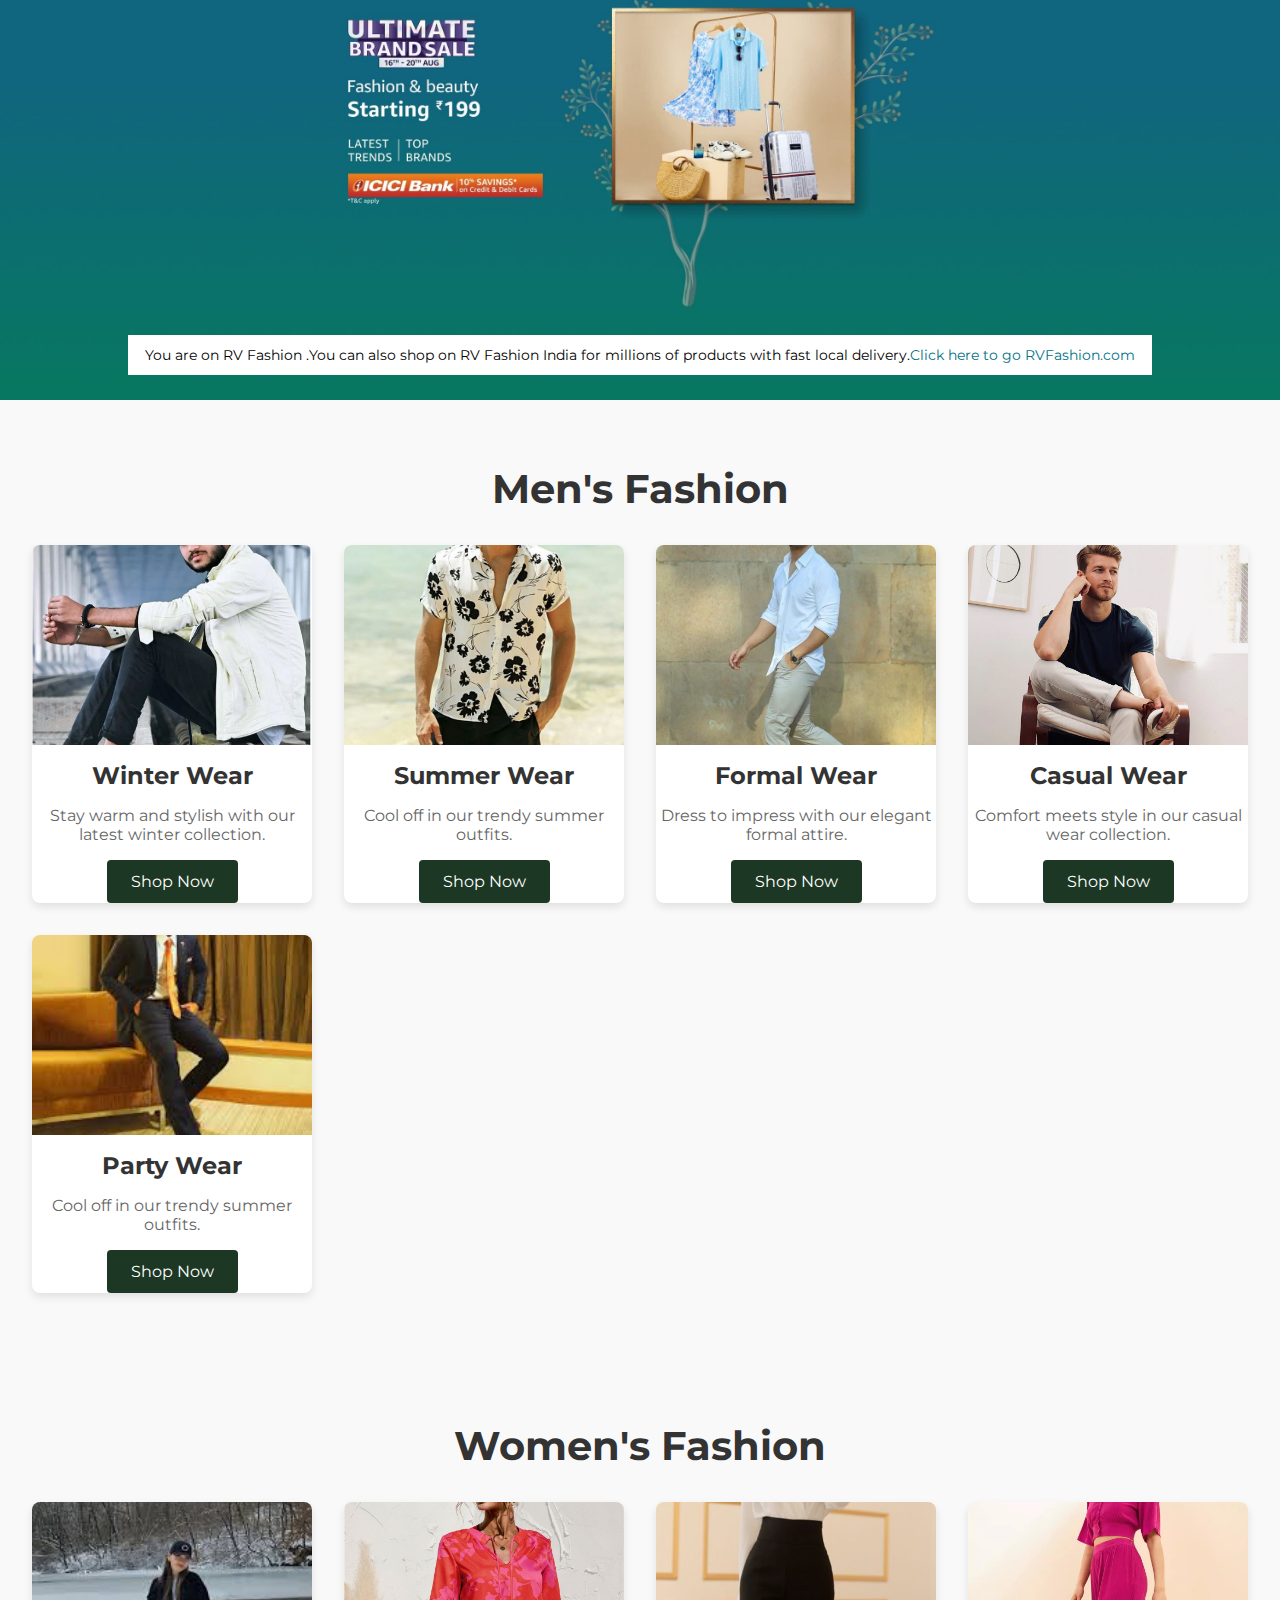
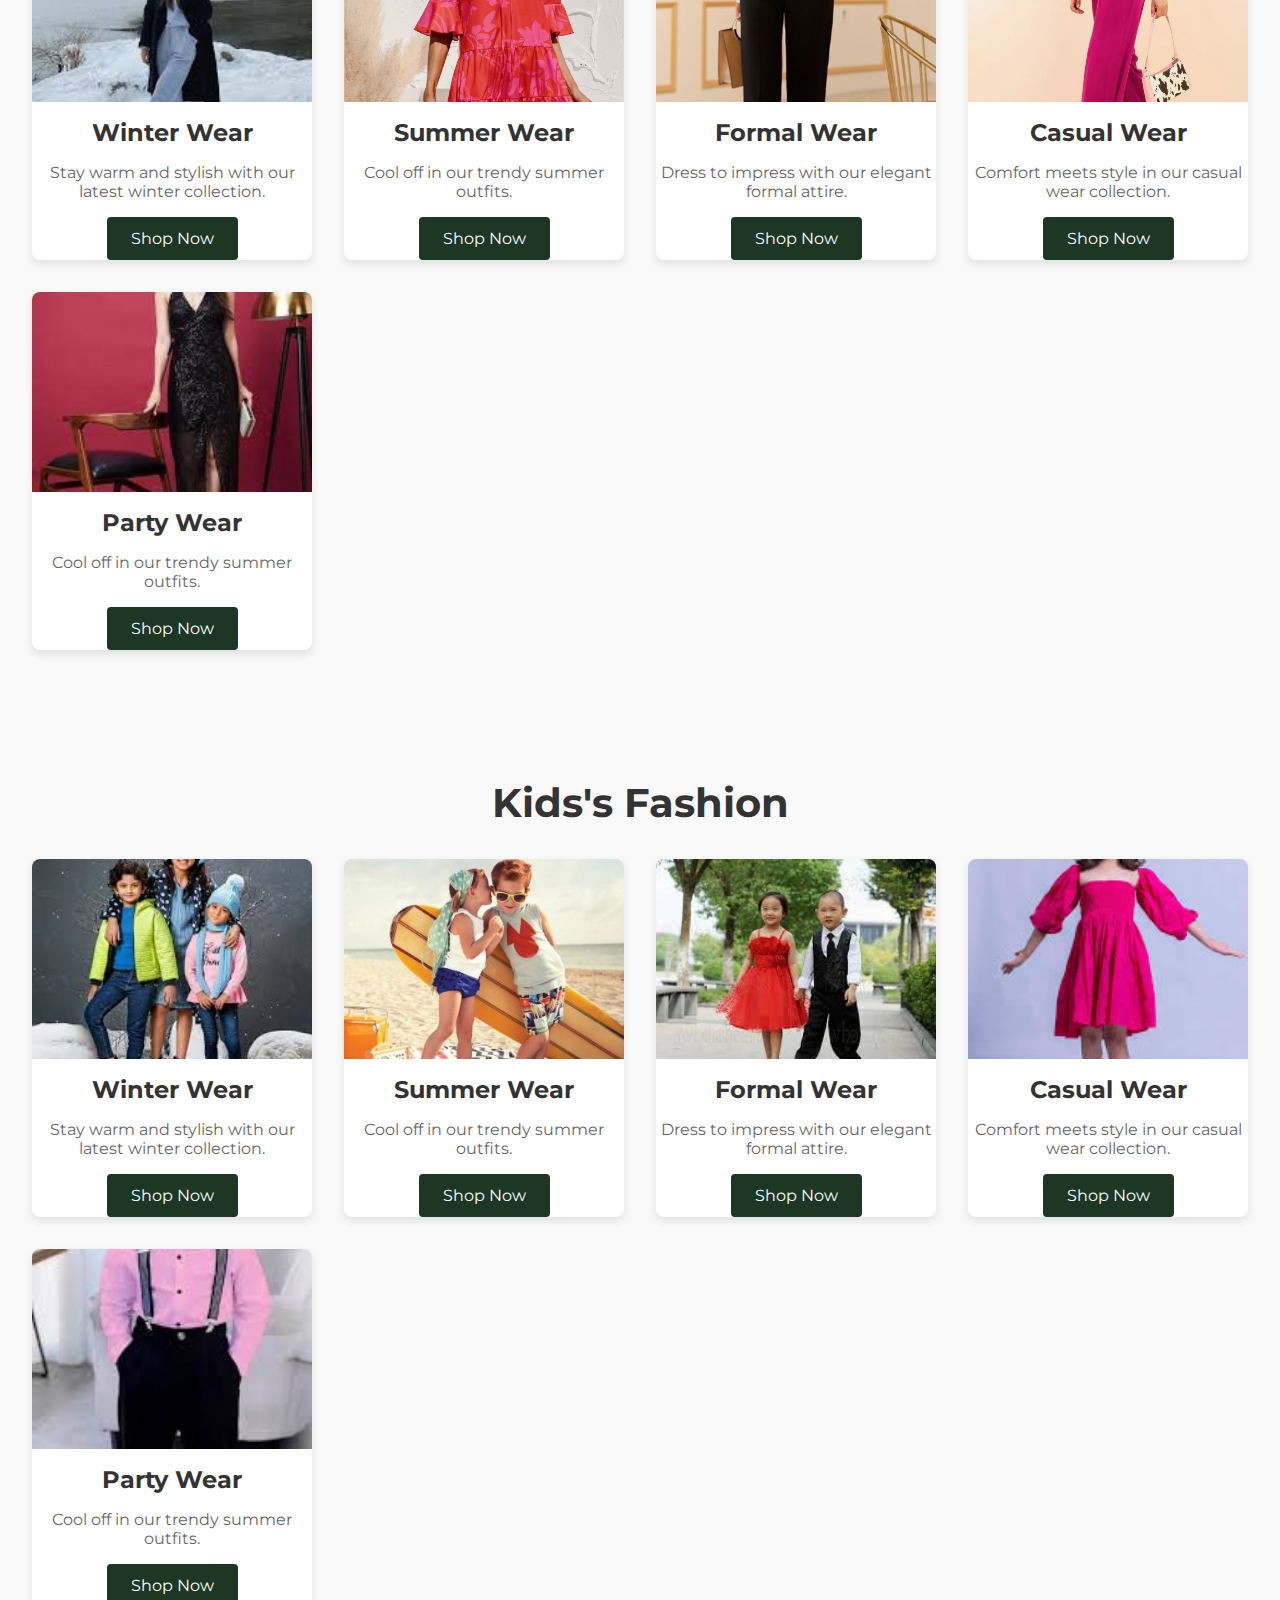
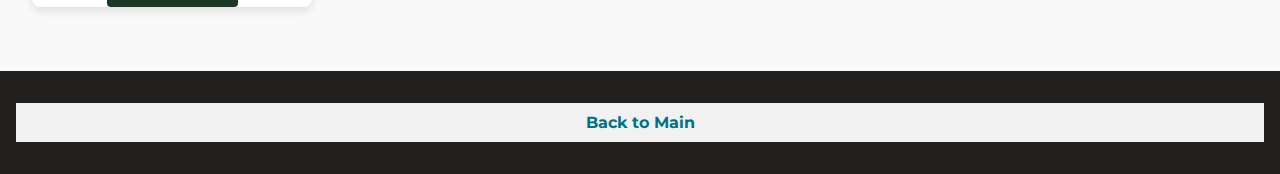
<file: shop.html>
<!DOCTYPE html>
<html lang="en">
<head>
    <meta charset="UTF-8">
    <meta name="viewport" content="width=device-width, initial-scale=1.0">
    <title>Fashion Dressing Style</title>
    <link rel="stylesheet" href="style.css">
</head>
<body>
    
    <div class="hero-section">
        <div class="hero-msg">
        <p>You are on RV Fashion .You can also shop on RV Fashion India for millions of products with fast local delivery.</p>
        <a href="#">Click here to go RVFashion.com</a>
    </div>
     </div>
      <!-- Men's Wear Section -->
       <section class="fashion-categories">
        <h2>Men's Fashion</h2>
            <div class="category-grid">
                <div class="category-card">
                    <img src="assests\winter.png" alt="Winter Wear">
                    <h3>Winter Wear</h3>
                    <p>Stay warm and stylish with our latest winter collection.</p>
                    <a href="assests\winter.png" class="btn">Shop Now</a>
                </div>
                
                <div class="category-card">
                    <img src="assests\summer.jpg" alt="Summer Wear">
                    <h3>Summer Wear</h3>
                    <p>Cool off in our trendy summer outfits.</p>
                    <a href="assests\summer.jpg" class="btn">Shop Now</a>
                </div>
                <div class="category-card">
                    <img src="assests\men formal.jpg" alt="Formal Wear">
                    <h3>Formal Wear</h3>
                    <p>Dress to impress with our elegant formal attire.</p>
                    <a href="formal-wear.html" class="btn">Shop Now</a>
                </div>
                <div class="category-card">
                    <img src="assests\men casual.webp" alt="Casual Wear">
                    <h3>Casual Wear</h3>
                    <p>Comfort meets style in our casual wear collection.</p>
                    <a href="assests\men casual.webp" class="btn">Shop Now</a>
                </div>
                <div class="category-card">
                    <img src="assests\men party.jpg" alt="Party Wear">
                    <h3>Party Wear</h3>
                    <p>Cool off in our trendy summer outfits.</p>
                    <a href="assests\men party.jpg" class="btn">Shop Now</a>
                </div>
            </div>
        </div>
    </section>
<!-- Women's Wear Section -->
    <section class="fashion-categories">
        <h2>Women's Fashion</h2>
        <div class="category-grid">
            <div class="category-card">
                <img src="assests\woment winter.jpg" alt="Winter Wear">
                <h3>Winter Wear</h3>
                <p>Stay warm and stylish with our latest winter collection.</p>
                <a href="assests\woment winter.jpg" class="btn">Shop Now</a>
            </div>
            
            <div class="category-card">
                <img src="assests\women-summer.jpg" alt="Summer Wear">
                <h3>Summer Wear</h3>
                <p>Cool off in our trendy summer outfits.</p>
                <a href="assests\women-summer.jpg" class="btn">Shop Now</a>
            </div>
            <div class="category-card">
                <img src="assests\womem formal.jpg" alt="Formal Wear">
                <h3>Formal Wear</h3>
                <p>Dress to impress with our elegant formal attire.</p>
                <a href="assests\womem formal.jpg" class="btn">Shop Now</a>
            </div>
            <div class="category-card">
                <img src="assests\women casual.jpeg" alt="Casual Wear">
                <h3>Casual Wear</h3>
                <p>Comfort meets style in our casual wear collection.</p>
                <a href="assests\women casual.jpeg" class="btn">Shop Now</a>
            </div>
            <div class="category-card">
                <img src="assests\women party .jpg" alt="Party Wear">
                <h3>Party Wear</h3>
                <p>Cool off in our trendy summer outfits.</p>
                <a href="assests\women party .jpg" class="btn">Shop Now</a>
            </div>
        </div>
    </div>
</section>

<!-- Kids's Wear Section -->

<section class="fashion-categories">
    <h2>Kids's Fashion</h2>
    <div class="category-grid">
        <div class="category-card">
            <img src="assests\kids winter.jpg" alt="Winter Wear">
            <h3>Winter Wear</h3>
            <p>Stay warm and stylish with our latest winter collection.</p>
            <a href="assests\kids winter.jpg" class="btn">Shop Now</a>
        </div>
        
        <div class="category-card">
            <img src="assests\kids summer.jpg" alt="Summer Wear">
            <h3>Summer Wear</h3>
            <p>Cool off in our trendy summer outfits.</p>
            <a href="assests\kids summer.jpg" class="btn">Shop Now</a>
        </div>
        <div class="category-card">
            <img src="assests\kids formal.jpg" alt="Formal Wear">
            <h3>Formal Wear</h3>
            <p>Dress to impress with our elegant formal attire.</p>
            <a href="assests\kids formal.jpg" class="btn">Shop Now</a>
        </div>
        <div class="category-card">
            <img src="assests\kids casual.jpg" alt="Casual Wear">
            <h3>Casual Wear</h3>
            <p>Comfort meets style in our casual wear collection.</p>
            <a href="assests\kids casual.jpg" class="btn">Shop Now</a>
        </div>
        <div class="category-card">
            <img src="assests\kids pary.jpg" alt="Party Wear">
            <h3>Party Wear</h3>
            <p>Cool off in our trendy summer outfits.</p>
            <a href="assests\kids pary.jpg" class="btn">Shop Now</a>
        </div>
    </div>
</div>
</section>
<footer>
    <div class="footer-content">
        <a href="index.html" class="back-to-top">Back to Main</a>
    </div>
</footer>
    
<script src="script.js"></script>
</body>
</html>
</file>
<file: style.css>
@import url("https://fonts.googleapis.com/css2?family=Montserrat:ital,wght@0,100..900;1,100..900&display=swap");

:root {
  --primary-color: #f3eae5;
  --text-dark: #221f1f;
  --white: #ffffff;
  --max-width: 1200px;
}

* {
  padding: 0;
  margin: 0;
  box-sizing: border-box;
}

body {
  font-family: "Montserrat", sans-serif;
}

.btn {
  outline: none;
  border: none;
  transition: 0.3s;
  cursor: pointer;
}

img {
  display: block;
  width: 100%;
}

a {
  text-decoration: none;
  transition: 0.3s;
}


nav {
  position: fixed;
  width: 100%;
  z-index: 10;
}

.nav__header {
  padding: 1rem;
  width: 100%;
  display: flex;
  align-items: center;
  justify-content: space-between;
  background-color: var(--text-dark);
}

.nav__logo a {
  font-size: 1.5rem;
  font-weight: 700;
  color: var(--white);
}

.nav__menu__btn {
  font-size: 1.5rem;
  color: var(--white);
  cursor: pointer;
}

.nav__links {
  position: absolute;
  top: 60px;
  left: 0;
  width: 100%;
  padding: 2rem;
  list-style: none;
  display: flex;
  align-items: center;
  justify-content: center;
  flex-direction: column;
  gap: 2rem;
  background-color: var(--text-dark);
  transition: 0.5s;
  transform: translateY(-100%);
  z-index: -1;
}

.nav__links.open {
  transform: translateY(0);
}

.nav__links a {
  font-weight: 600;
  color: var(--primary-color);
}

.nav__links a:hover {
  color: var(--white);
}

.nav__btns {
  display: none;
}

@media (min-width: 768px) {
  nav {
    position: static;
    padding: 2rem 1rem;
    max-width: var(--max-width);
    margin-inline: auto;
    display: flex;
    align-items: center;
    justify-content: space-between;
    gap: 2rem;
  }

  .nav__header {
    padding: 0;
    background-color: transparent;
  }

  .nav__logo a {
    color: var(--text-dark);
  }

  .nav__menu__btn {
    display: none;
  }

  .nav__links {
    position: static;
    padding: 0;
    flex-direction: row;
    background-color: transparent;
    transform: none;
  }

  .nav__links a,
  .nav__links a:hover {
    color: var(--text-dark);
  }

  .nav__btns {
    flex: 1;
    display: flex;
    align-items: center;
    gap: 1rem;
  }

  .nav__btns .btn {
    font-size: 1.5rem;
    color: var(--text-dark);
    background-color: transparent;
  }
}

.container {
  max-width: var(--max-width);
  margin: auto;
  padding: 5rem 0;
  display: grid;
  gap: 2rem;
  overflow: hidden;
}

.container__left {
  padding-inline: 1rem;
  text-align: center;
}

.container__left h1 {
  margin-bottom: 2rem;
  font-size: 3.5rem;
  font-weight: 700;
  line-height: 4.5rem;
  color: var(--text-dark);
}

.container__left .btn {
  padding: 1rem 2rem;
  letter-spacing: 2px;
  color: var(--white);
  background-color: var(--text-dark);
  border-radius: 5rem;
}

.container__left .btn:hover {
  color: var(--text-dark);
  background-color: var(--primary-color);
}

.container__right {
  position: relative;
  display: grid;
  gap: 2rem;
}

.container__right::before {
  position: absolute;
  content: "";
  bottom: 0;
  left: 50%;
  transform: translateX(-50%);
  width: 0;
  height: 80%;
  background-color: var(--primary-color);
  border-radius: 1rem;
  z-index: -1;
  animation: show 0.75s 1.25s ease-in-out forwards;
}

@keyframes show {
  0% {
    width: 0;
  }
  100% {
    width: calc(100% - 2rem);
  }
}

.images {
  display: flex;
  align-items: center;
  justify-content: center;
}

.style-1 {
  max-width: 300px;
  transform: translateX(1rem);
  border-radius: 1rem;
  box-shadow: 5px 5px 20px rgba(0, 0, 0, 0.2);
}

.style-2 {
  max-width: 180px;
  transform: translateX(-1rem);
  border-radius: 1rem;
  box-shadow: 5px 5px 20px rgba(0, 0, 0, 0.2);
}

.content {
  padding-block: 0 5rem;
  padding-inline: 2rem;
  text-align: center;
}

.content h4 {
  margin-bottom: 1rem;
  font-size: 1rem;
  font-weight: 500;
  color: var(--text-dark);
}

.content h2 {
  margin-bottom: 0.5rem;
  font-size: 2rem;
  font-weight: 700;
  letter-spacing: 2px;
  color: var(--text-dark);
}

.content h3 {
  margin-bottom: 1rem;
  font-size: 1rem;
  font-weight: 600;
  color: var(--text-dark);
}

.content p {
  line-height: 1.75rem;
  color: var(--text-dark);
}



@media (min-width: 768px) {
  .container {
    grid-template-columns: 2fr 3fr;
    align-items: center;
    padding: 2rem 0;
  }

  .container__left {
    text-align: left;
  }
}

@media (min-width: 1024px) {
  .container__right {
    grid-template-columns: 1fr 2fr;
    align-items: center;
  }

  .container__right::before {
    bottom: unset;
    top: 0;
    height: 90%;
  }

  .images {
    flex-direction: column;
  }

  .style-1 {
    width: calc(100% + 10rem);
    max-width: 325px;
    transform: translate(-2rem, 2rem);
  }

  .style-2 {
    max-width: 200px;
    transform: translate(4rem, -1rem);
  }

  .content {
    padding-block: 5rem;
    text-align: left;
    max-width: 400px;
    margin-inline-start: unset;
  }
}

/* New Styles Section */

.hero-section {
  background-image: url("hero-img.jpg");
  background-size: cover;
  height: 400px;
  display: flex;
  justify-content: center;
  align-items: flex-end;
}

.hero-msg {
  background-color: white;
  color: black;
  height: 40px;
  display: flex;
  align-items: center;
  justify-content: center;
  font-size: 0.85rem;
  width: 80%;
  margin-bottom: 25px;
}
.hero-msg a {
  color: #007185; 
}

.fashion-categories {
  padding: 4rem 2rem;
  background-color: #f9f9f9;
  text-align: center;
}

.fashion-categories h2 {
  font-size: 2.5rem;
  color: #333;
  margin-bottom: 2rem;
}

.category-grid {
  display: grid;
  grid-template-columns: repeat(auto-fit, minmax(250px, 1fr));
  gap: 2rem;
}

.category-card {
  background: #fff;
  border-radius: 8px;
  box-shadow: 0 4px 8px rgba(0, 0, 0, 0.1);
  overflow: hidden;
  transition: transform 0.3s, box-shadow 0.3s;
}

.category-card img {
  width: 100%;
  height: 200px;
  object-fit: cover;
}

.category-card h3 {
  font-size: 1.5rem;
  margin: 1rem 0;
  color: #333;
}

.category-card p {
  color: #666;
  font-size: 1rem;
  margin-bottom: 1rem;
}

.category-card .btn {
  background-color: #1c3824;
  color: #fff;
  padding: 0.75rem 1.5rem;
  border-radius: 4px;
  text-decoration: none;
  display: inline-block;
  transition: background-color 0.3s;
}

.category-card .btn:hover {
  background-color: #2e558f;
}

.category-card:hover {
  transform: translateY(-5px);
  box-shadow: 0 8px 16px rgba(0, 0, 0, 0.2);
}

/* contact section */

.contact-info {
  display: flex;
  flex-direction: column;
  gap: 1rem;
}

.info-item {
  display: flex;
  align-items: center;
  gap: 0.5rem;
}

.info-item i {
  font-size: 1.5rem;
  color: var(--text-dark);
}

.contact-form {
  background: var(--primary-color);
  padding: 3rem;
  border-radius: 5px;
  box-shadow: 0 0 10px rgba(0, 0, 0, 0.1);
}

.contact-form h3 {
  margin-bottom: 1rem;
  font-size: 1.5rem;
  color: var(--text-dark);
}

.contact-form label {
  display: block;
  margin-bottom: 5px;
  font-weight: 600;
}

.contact-form input,
.contact-form textarea {
  width: 100%;
  padding: 10px;
  margin-bottom: 1rem;
  border: 1px solid #ddd;
  border-radius: 4px;
}

.contact-form button {
  padding: 10px 20px;
  background: var(--text-dark);
  color: var(--white);
  border: none;
  border-radius: 4px;
  cursor: pointer;
  font-size: 1rem;
  transition: background 0.3s;
}

.contact-form button:hover {
  background: #a12f2f;
}
/* Location Styles */
.location {
  position: absolute;
  left: 1rem;
  bottom: 1rem;
  padding: 1rem 2rem 1rem 1rem;
  border-radius: 1rem;
  display: flex;
  align-items: center;
  gap: 1rem;
  font-size: 0.9rem;
  font-weight: 600;
  color: var(--text-dark);
  background-color: var(--primary-color);
  border: 10px solid var(--white);
  border-bottom: none;
}

.location span {
  padding: 5px 10px;
  font-size: 1.5rem;
  color: var(--text-dark);
  background-color: var(--white);
  border-radius: 10px;
}

/* Featured Section Styling */
.featured {
  padding: 3rem 1.5rem;
  background-color: #fff; /* Slightly off-white background for a clean, modern look */
}

.section__title {
  font-size: 2.2rem;
  font-weight: 700;
  color: #333638;
  text-align: center;
  margin-bottom: 2.5rem;
  text-transform: uppercase;
  letter-spacing: 0.1em;
  position: relative;
}

.section__title::after {
  content: '';
  width: 80px;
  height: 4px;
  background-color: #903429; /* Accent color underline */
  position: absolute;
  bottom: -10px;
  left: 50%;
  transform: translateX(-50%);
}

.featured__container {
  display: grid;
  grid-template-columns: repeat(auto-fit, minmax(280px, 1fr));
  gap: 2rem;
  max-width: 1200px;
  margin: 0 auto;
}

.featured__card {
  background-color: #fff;
  border-radius: 16px;
  box-shadow: 0 6px 20px rgba(0, 0, 0, 0.1);
  overflow: hidden;
  transition: transform 0.3s ease, box-shadow 0.3s ease;
  position: relative;
}

.featured__card:hover {
  transform: translateY(-8px);
  box-shadow: 0 12px 24px rgba(0, 0, 0, 0.15);
}

.featured__tag {
  position: absolute;
  top: 15px;
  left: 15px;
  background-color: #e74c3c; /* Vibrant red for the "New" tag */
  color: #fff;
  padding: 0.4rem 1.2rem;
  font-size: 0.9rem;
  border-radius: 30px;
  text-transform: uppercase;
  font-weight: 700;
}

.featured__img {
  width: 100%;
  height: 320px;
  object-fit: cover;
  transition: transform 0.3s ease;
}

.featured__card:hover .featured__img {
  transform: scale(1.05);
}

.featured__data {
  padding: 1.5rem;
  text-align: center;
  position: relative;
  z-index: 1;
}

.featured__title {
  font-size: 1.6rem;
  color: #34495e;
  margin-bottom: 0.5rem;
  font-weight: 600;
  transition: color 0.3s ease;
}

.featured__price {
  font-size: 1.4rem;
  color: #27ae60; /* Bright green for the price */
  font-weight: 700;
  margin-bottom: 1.5rem;
}

.featured__button {
  background-color: #2c3e50;
  color: #fff;
  padding: 0.75rem 1.5rem;
  border: none;
  border-radius: 30px;
  font-size: 1rem;
  font-weight: 600;
  cursor: pointer;
  transition: background-color 0.3s ease, transform 0.3s ease;
}

.featured__button:hover {
  background-color: #34495e;
  transform: translateY(-3px);
}

@media (max-width: 768px) {
  .featured__container {
      grid-template-columns: 1fr;
  }

  .featured__img {
      height: 220px;
  }
}

/* Story Section Styling */

/* Products Section Styling */
.products {
  padding: 4rem 2rem;
  background-color: #ffffff; /* Light grayish-blue background */
  border-radius: 20px;
}

.section__title {
  font-size: 2.5rem;
  font-weight: 700;
  color: #161717; /* Dark blue for the title */
  margin-bottom: 2rem;
  text-align: center;
  text-transform: uppercase;
  letter-spacing: 0.05em;
}

.products__container {
  display: grid;
  grid-template-columns: repeat(auto-fit, minmax(250px, 1fr)); 
  gap: 2.5rem;
}

.products__card {
  background-color: #ffffff; 
  border-radius: 15px;
  padding: 2rem;
  text-align: center;
  transition: transform 0.3s ease, box-shadow 0.3s ease;
  box-shadow: 0 8px 20px rgba(0, 0, 0, 0.1); 
}

.products__card:hover {
  transform: translateY(-10px); 
  box-shadow: 0 12px 24px rgba(0, 0, 0, 0.15); 
}

.products__img {
  max-width: 100%;
  border-radius: 10px;
  margin-bottom: 1.5rem;
  transition: transform 0.3s ease;
}

.products__card:hover .products__img {
  transform: scale(1.05); 
}

.products__title {
  font-size: 1.5rem;
  color: #34495e;
  margin-bottom: 0.8rem;
  font-weight: 600;
  line-height: 1.3;
}

.products__price {
  font-size: 1.3rem;
  color: #e74c3c; 
  font-weight: 700;
  margin-bottom: 1.5rem;
  display: block;
}

.products__button {
  background-color: #52a274; 
  color: #fff;
  padding: 0.75rem 1.5rem;
  border-radius: 30px;
  font-size: 1rem;
  font-weight: 600;
  transition: background-color 0.3s ease, transform 0.3s ease;
  box-shadow: 0 4px 15px rgba(0, 0, 0, 0.1);
  display: inline-flex;
  align-items: center;
  justify-content: center;
}

.products__button i {
  margin-left: 0.5rem;
}

.products__button:hover {
  background-color: #2980b9;
  transform: translateY(-3px); 
}

@media (max-width: 768px) {
  .products__container {
      grid-template-columns: 1fr; 
  }
}

/* about section */

.about-container {
  max-width: var(--max-width);
  margin: auto;
  padding: 5rem 0;
  position: relative;
  isolation: isolate;
  display: grid;
  gap: 2rem;
  overflow: hidden;
}

.about-container__left {
  padding-inline: 1rem;
  text-align: center;
}

.about-container__left h1 {
  margin-bottom: 2rem;
  font-size: 3.5rem;
  font-weight: 700;
  line-height: 2.5rem;
  color: var(--text-dark);
}


.about-container__right {
  position: relative;
  isolation: isolate;
  display: grid;
  gap: 4rem;
}

.about-container__right::before {
  position: absolute;
  content: "";
  bottom: 0;
  left: 50%;
  transform: translateX(-50%);
  width: 0;
  transform-origin: left;
  height: 80%;
  background-color: var(--primary-color);
  border-radius: 1rem;
  z-index: -1;
  animation: show 0.75s 1.25s ease-in-out forwards;
}

@keyframes show {
  0% {
    width: 0;
  }
  100% {
    width: calc(100% - 2rem);
  }
}

.images {
  display: flex;
  align-items: center;
  justify-content: center;
}

.style-1 {
  max-width: 300px;
  transform: translateX(1rem);
  border-radius: 1rem;
  box-shadow: 5px 5px 20px rgba(0, 0, 0, 0.2);
}

.style-2 {
  max-width: 180px;
  transform: translateX(-1rem);
  border-radius: 1rem;
  box-shadow: 5px 5px 20px rgba(0, 0, 0, 0.2);
}

.about-content {
  padding-block: 0 5rem;
  padding-inline: 2rem;
  text-align: center;
}

.about-content h4 {
  margin-bottom: 1rem;
  font-size: 1rem;
  font-weight: 500;
  color: var(--text-dark);
}

.about-content h2 {
  margin-bottom: 0.5rem;
  font-size: 2rem;
  font-weight: 700;
  letter-spacing: 2px;
  color: var(--text-dark);
}

.about-content h3 {
  margin-bottom: 1rem;
  font-size: 1rem;
  font-weight: 600;
  color: var(--text-dark);
}

.about-content p {
  line-height: 1.75rem;
  color: var(--text-dark);
}

  .about-container {
    grid-template-columns: 2fr 1fr;
    align-items: center;
    padding: 2rem 0;
  }

  .about-container__left {
    text-align: left;
  }

@media (width > 1024px) {
  .about-container__right {
    grid-template-columns: 1fr 2fr;
    align-items: center;
  }

  .about-container__right::before {
    bottom: unset;
    top: 0;
    height: 90%;
  }

  .images {
    flex-direction: column;
  }

  .style-1 {
    width: calc(100% + 10rem);
    max-width: 325px;
    transform: translate(-2rem, 2rem);
  }

  .style-2 {
    max-width: 200px;
    transform: translate(4rem, -1rem);
  }

  .about-content {
    padding-block: 5rem;
    text-align: left;
    max-width: 400px;
    margin-inline-start: unset;
  }
}

/* /=============== NEWSLETTER ===============/ */

.newsletter {
  width: 100%;
  padding: 2rem 0;
  display: flex;
  justify-content:center;
  align-items: center;
}

.newsletter__bg {
  background-color:rgb(192, 222, 207);
  padding: 2rem;
  border-radius: 8px;
  box-shadow: 0 4px 15px rgba(0, 0, 0, 0.1);
  max-width: 800px;
  text-align: center;
  display: flex;
  flex-direction: column;
  align-items: center;
}


.newsletter__content {
  margin-bottom: 2rem;
}


.newsletter__title {
  font-size: 2rem;
  color: hsl(0, 0%, 15%);
  margin-bottom: 1rem;
  font-weight: 700;
}

.newsletter__description {
  color: hsl(0, 0%, 35%);
  font-size: 1rem;
  margin-bottom: 1rem;
  line-height: 1.6;
}

.newsletter__subscribe {
  display: flex;
  justify-content: center;
  width: 100%;
  max-width: 500px;
}


.newsletter__input {
  flex: 1;
  border: 1px solid hsl(0, 0%, 80%);
  outline: none;
  background-color: hsl(0, 6%, 97%);
  padding: 1rem;
  color: hsl(0, 0%, 15%);
  border-radius: 5px 0 0 5px;
  font-size: 1rem;
}

.newsletter__button {
  padding: 1rem 2rem;
  background-color: hsl(0, 0%, 15%);
  color: #fff;
  border: none;
  border-radius: 0 5px 5px 0;
  cursor: pointer;
  transition: background-color 0.3s ease;
}

.newsletter__button:hover {
  background-color: hsl(0, 0%, 25%);
}



/* Footer Styles */

footer {
  background-color: var(--text-dark);
  color: var(--white);
  padding: 2rem 1rem;
}

.footer-content {
  background-color: #f1f1f1;
  padding: 10px 0;
  text-align: center;
  position: relative;
  font-size: 1rem;
  bottom: 0;
  width: 100%;
}

.footer-content .back-to-top {
  text-decoration: none;
  color: #007185;
  font-weight: bold;
}

.footer-content .back-to-top:hover {
  color: #005f6b;
}

.footer-container {
  display: grid;
  grid-template-columns: repeat(auto-fit, minmax(250px, 1fr));
  gap: 2rem;
  max-width: var(--max-width);
  margin: auto;
}

.footer-section {
  padding: 0 1rem;
}

.footer-section h4 {
  margin-bottom: 1rem;
  font-size: 1.25rem;
  font-weight: 700;
  color: var(--primary-color);
}

.footer-section p,
.footer-section ul {
  margin-bottom: 1rem;
  font-size: 0.9rem;
}

.footer-section ul {
  list-style: none;
  padding: 0;
}

.footer-section ul li {
  margin-bottom: 0.5rem;
}

.footer-section ul li a {
  color: var(--white);
  transition: color 0.3s;
}

.footer-section ul li a:hover {
  color: var(--primary-color);
}

.footer-bottom {
  text-align: center;
  padding-top: 1rem;
  border-top: 1px solid var(--white);
}

.footer-bottom p {
  margin: 0;
  font-size: 0.875rem;
}

.socials-2 a {
  font-size: 1.5rem;
  color: var(--light-yellow); /* Updated variable name */
  margin-right: 0.5rem;
  transition: color 0.3s;
}

.socials-2 a:hover {
  color: var(--primary-color);
  transition: color 0.3s ease;
}


/* Ensure the dropdown is hidden by default */

/* Base button styles */

/* Base body styles for day and night themes */
body.day {
  background-color: #ffffff; /* Light background */
  color: #000000; /* Dark text */
}

body.night {
  background-color: #000000; /* Dark background */
  color: #ffffff; /* Light text */
}

/* Icon styles */
#theme-icon {
  font-size: 1.5rem;
  color: var(--text-color);
  transition: color 0.3s;
}

/* Optional: icon colors for day and night modes */
body.day #theme-icon {
  color: #000000; /* Day icon color */
}

body.night #theme-icon {
  color: #ffffff; /* Night icon color */
}
</file>
